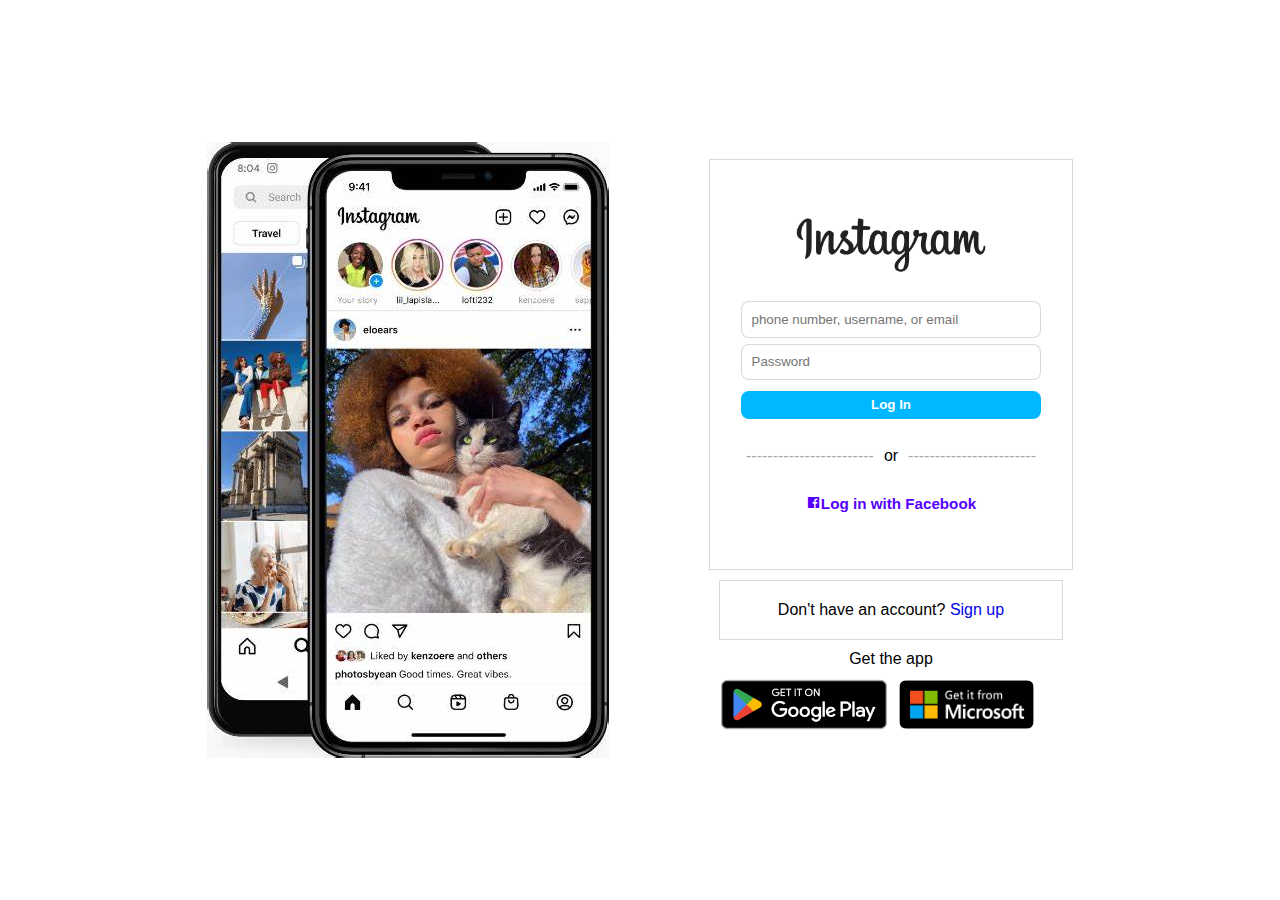
<file: lab2/instagram login form/index.html>
<!DOCTYPE html>
<html lang="en">

<head>
    <meta charset="UTF-8">
    <meta name="viewport" content="width=device-width, initial-scale=1.0">
    <link rel="stylesheet" href="style.css">
    <link href='https://unpkg.com/boxicons@2.1.4/css/boxicons.min.css' rel='stylesheet'>
    <title>Instagram Login - CodeWithJatin</title>
</head>

<body>
    <main>
        <img src="IG.jpeg" alt="" class="phoneImg">
        <div class="form-div">
            <form action="">
                <img class="instaLogo" src="instaLogo.png" alt="logo">
                <input type="text" class="input" placeholder="phone number, username, or email" required>
                <input type="password" class="input" required placeholder="Password">
                <button class="login-btn">Log In</button>
                <p id="or">or</p>
                <a href="#" class="fb-login"><i class='bx bxl-facebook-square'></i>Log in with Facebook</a>
            </form>
            <div class="sign-up">
                <p>Don't have an account? <a href="#" class="sign-link">Sign up</a></p>
            </div>
            <div class="get-app">
                <p>Get the app</p>
                <div class="store">
                    <img id="play" src="playStore.png" alt="">
                    <img id="microsoft" src="getMicrosoft.png" alt="">
                </div>
            </div>
        </div>
    </main>
</body>

</html>
</file>
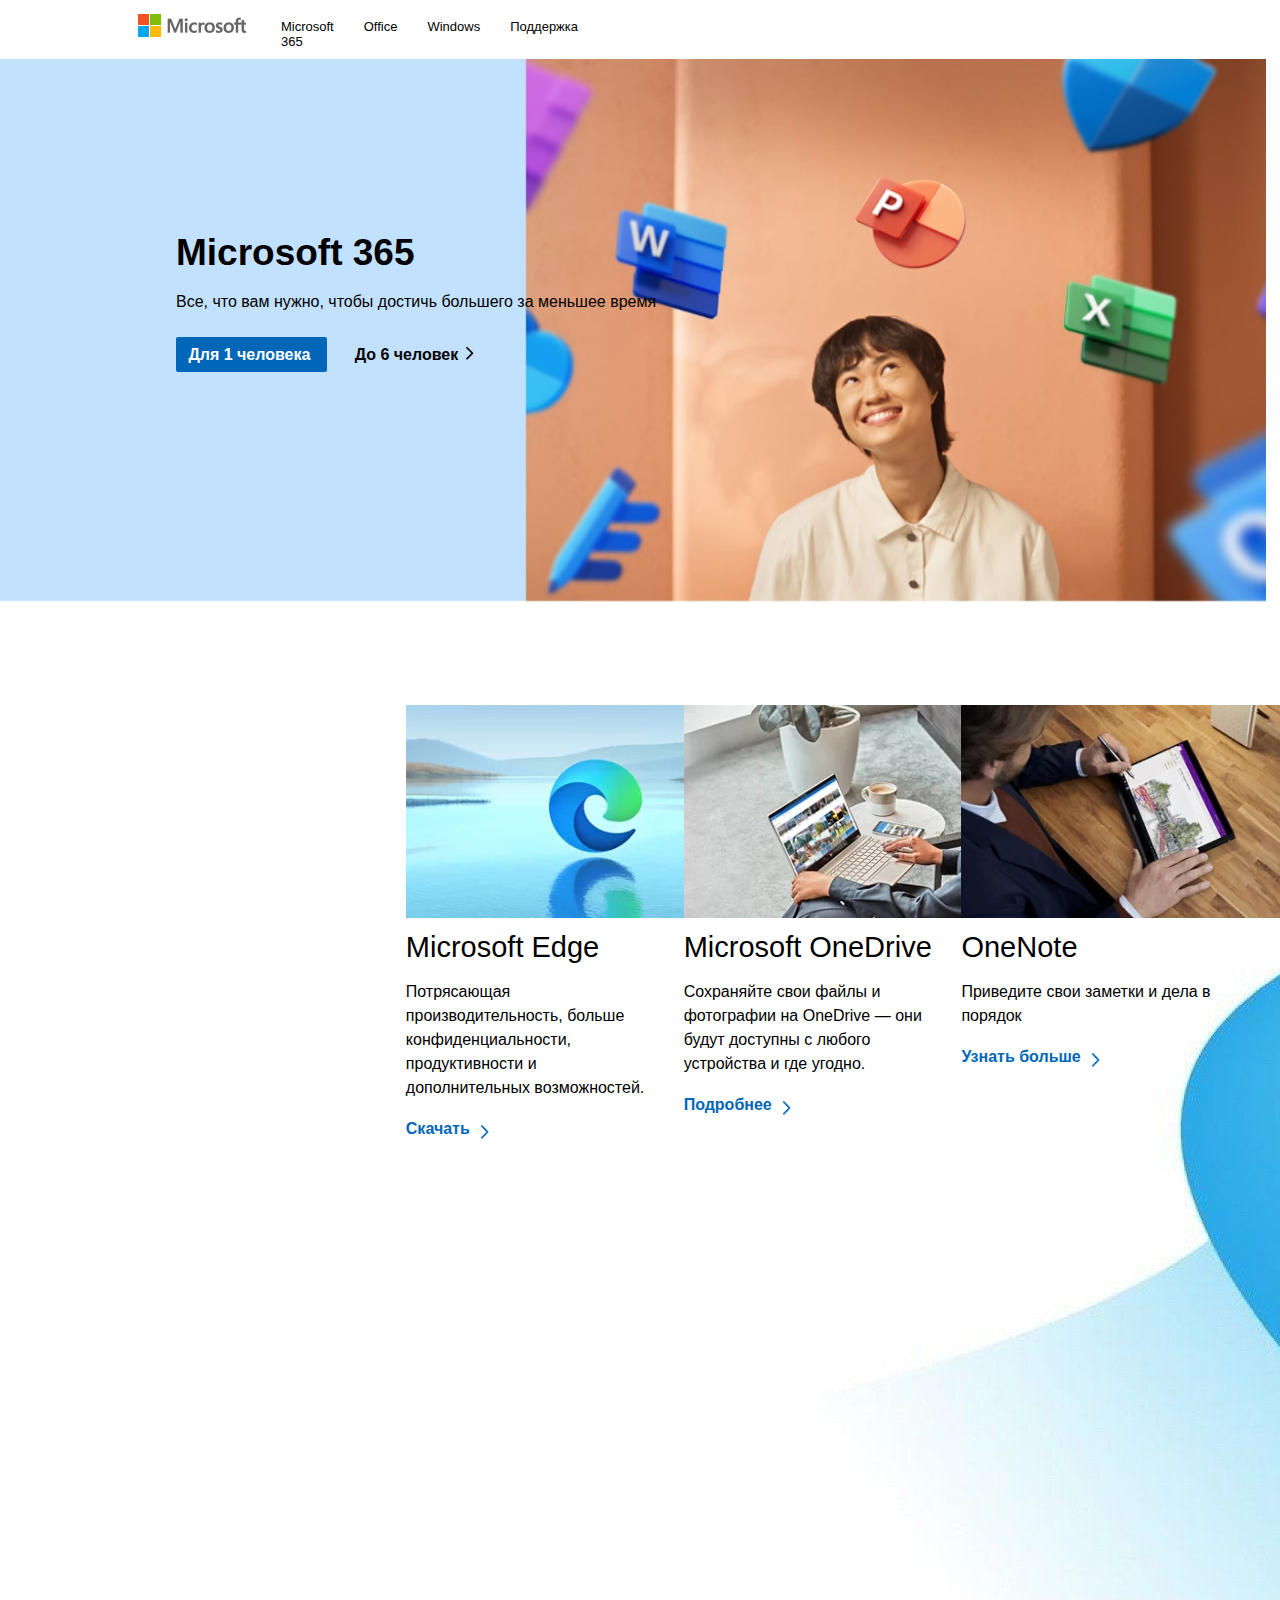
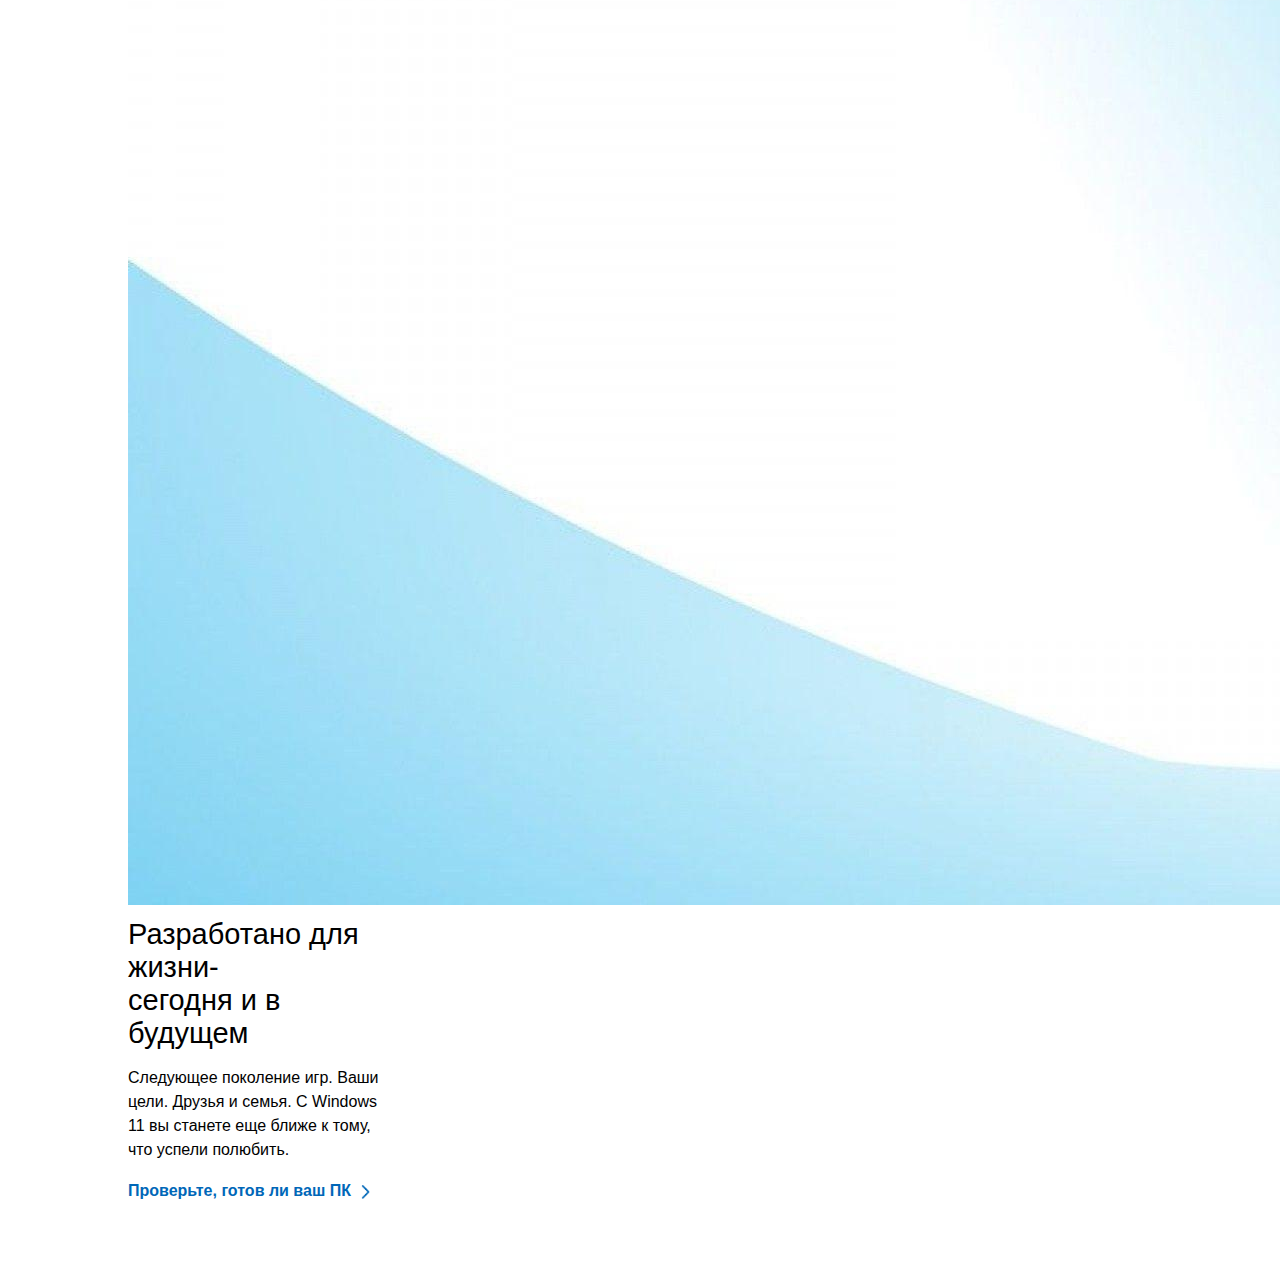
<file: lab2/microsoft homepage/index.html>
<!DOCTYPE html>
<html>
<head>
    <title>Microsoft</title>
    <link rel="SHORTCUT ICON" href="logotohead1.png">
    <link  rel="stylesheet" href="style.css"/>
</head>
<body>
    <div class="main">
        <div class="firstblock fdr">
            <div>
                <img src="logo4.png" class="fimg">
            </div>
            <div class="fbj fdr">
                <div style="cursor:pointer;">
                    Microsoft 365
                </div>
                <div class="fbjn">
                    Office
                </div>
                <div class="fbjn">
                    Windows
                </div>
                <div class="fbjn">
                    Поддержка
                </div>      
            </div>
            <div class="fdr secfb">
                <div class="fbr" >
                    <select class="product">
                        <option class="options">Продукция Майкрософт</option>
                    </select>
                </div>
                <div class="fdr fbr" style="cursor:pointer;">
                    <div >
                        Поиск
                    </div>
                    <div>
                        <img src="search.png" class="search">
                    </div>
                   
                </div>
                <div class="fbr" style="margin-left: 30px;">
                    Войти
                </div>
                <div>
                    <img src="user.png" class="user">
                </div>
            </div>


        </div>
        <div class="secondblock">
            <div>
                <img src="FIRST.avif" style="width: 99.5%;">
            </div>
            <div class="main insecbl">
                <div class="textonback"style="margin-top: -373px;">
                    Microsoft 365
                </div>
                <div class="textonbackjn">
                    Все, что вам нужно, чтобы достичь большего за меньшее время
                </div>
                <div style="margin-top:35px; flex-direction: row;">
                    <a class="links" style="background-color: #0067b8; color:white">
                        Для 1 человека
                    </a>
                    <a class="links rovno">
                        До 6 человек
                    </a>
                    
                    <img src="array.png" style="width: 9px; margin-left: -10px; ">
                </div>
            </div>
        </div>
        <div class="thirdblock">
            <div class="card">
                <div>
                    <img src="bb.jpg">
                </div>
                <div class="headers">
                    Разработано для жизни-<br>
                    сегодня и в будущем
                </div>
                <div class="afterhead">
                    Следующее поколение игр. Ваши цели. Друзья и семья. С Windows 11 вы станете еще ближе к тому, что успели полюбить.
                </div>
                <div class="fdr" style="margin-top:20px">
                    <a class="headlink">Проверьте, готов ли ваш  ПК </a>
                    <img src="arrayblue.png" style="width:  9px; height: 14px; margin-top:3px">
                </div>
            </div>
            <div class="card">
                <div>
                    <img src="card1.webp">
                </div>
                <div class="headers">
                   Microsoft Edge
                </div>
                <div class="afterhead">
                    Потрясающая производительность, больше конфиденциальности, продуктивности и дополнительных возможностей.
                </div>
                <div class="fdr" style="margin-top:20px">
                    <a class="headlink">Скачать </a>
                    <img src="arrayblue.png" style="width:  9px; height: 14px; margin-top:5px">
                </div>
            </div>
            <div class="card">
                <div>
                    <img src="card2.webp">
                </div>
                <div class="headers">
                    Microsoft OneDrive
                </div>
                <div class="afterhead">
                    Сохраняйте свои файлы и фотографии на OneDrive — они будут доступны с любого устройства и где угодно.
                </div>
                <div class="fdr" style="margin-top:20px">
                    <a class="headlink">Подробнее </a>
                    <img src="arrayblue.png" style="width:  9px; height: 14px; margin-top:5px">
                </div>
            </div>
            <div class="card">
                <div>
                    <img src="card3.webp">
                </div>
                <div class="headers">
                    OneNote
                </div>
                <div class="afterhead">
                   Приведите свои заметки и дела в порядок
                </div>
                <div class="fdr" style="margin-top:20px">
                    <a class="headlink">Узнать больше </a>
                    <img src="arrayblue.png" style="width: 9px; height: 14px; margin-top:5px">
                </div>
            </div>
        </div>
    </div>
    <div>
        <br><br><br><br>
    </div>
    
</body>
</html>
</file>
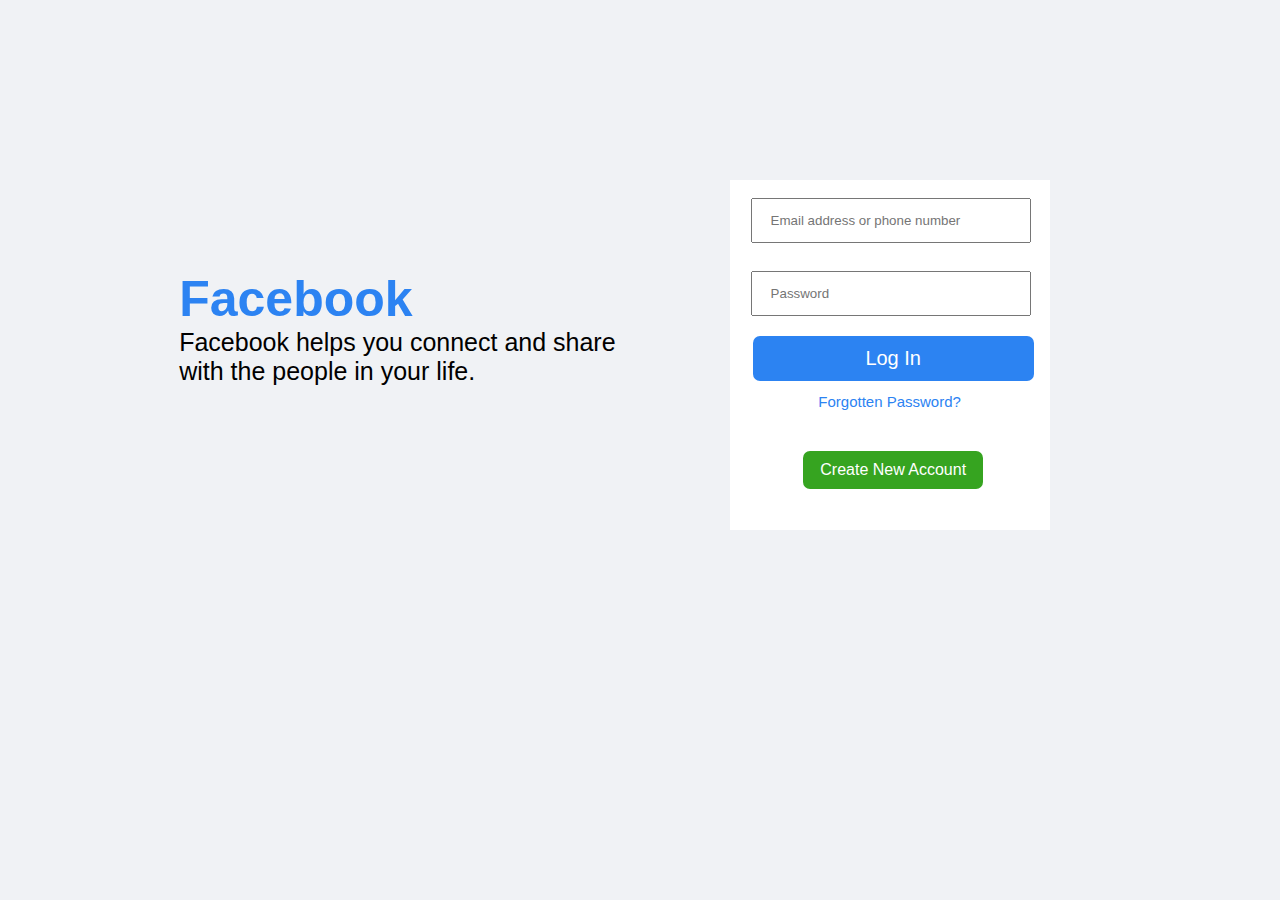
<file: lab2/facebook login form/facebook.html>
<!DOCTYPE html>
<html lang="en">
<head>
    <meta charset="UTF-8">
    <meta http-equiv="X-UA-Compatible" content="IE=edge">
    <meta name="viewport" content="width=device-width, initial-scale=1.0">
    <title>Facebook Login Form</title>
    <link rel="stylesheet" href="style.css">
</head>
<body>
    <div class="container">
        <h1>Facebook</h1>
        <p>Facebook helps you connect and share<br> with the people in your life.</p>
    </div>

    <header>
        <div class="box">
            <input type="email" name="email" id="email" placeholder="Email address or phone number"><br>
            <input type="password" name="password" id="password" placeholder="Password">
        </div>

        <div class="link">
           <a href="#">Log In</a>
        </div>

        <div class="link1">
            <a href="#">Forgotten Password?</a>
        </div>

        <div class="link2">
          <a href="#">Create New Account</a>
        </div>
    </header>
   
</body>
</html>
</file>
<file: lab2/instagram login form/style.css>
* {
    padding: 0;
    margin: 0;
    outline: 0;
    text-decoration: none;
}

body {
    background-color: #fff;
    font-family: 'Roboto', sans-serif;
}

main {
    display: flex;
    align-items: center;
    justify-content: center;
    gap: 100px;
    min-height: 100vh;
    margin: auto;
}

.form-div {
    display: flex;
    flex-direction: column;
}

.form-div form {
    display: flex;
    flex-direction: column;
    text-align: center;
    align-items: center;
    justify-content: center;
    padding: 3vh 2vw;
    border: 1px solid rgba(128, 128, 128, 0.3);
}

.form-div form .instaLogo {
    width: 200px;
    margin: 20px 0;
}

.form-div form .input {
    width: 90%;
    padding: .6rem;
    border-radius: 8px;
    border: 1px solid rgba(128, 128, 128, 0.3);
    margin: 3px;
}

.login-btn {
    width: 97%;
    padding: .4rem;
    font-weight: 700;
    background-color: rgb(1, 183, 255);
    border: none;
    border-radius: 8px;
    margin: 8px 0px;
    color: white;
}

#or {
    margin: 20px 0;
}

#or:before,
#or:after {
    content: '------------------------';
    color: rgba(128, 128, 128, 0.7);
    margin: 0 10px;
}

.fb-login {
    font-weight: 700;
    font-size: 95%;
    color: rgb(85, 0, 255);
    margin-bottom: 30px;
    margin-top: 10px;
}

.sign-up {
    text-align: center;
    border: 1px solid rgba(128, 128, 128, 0.3);
    padding: 20px;
    margin: 10px;
}

.get-app {
    display: flex;
    flex-direction: column;
    text-align: center;
}

.store {
    display: flex;
    align-items: center;
}

#play {
    width: 190px;
}

#microsoft {
    width: 135px;
    border-radius: 8px;
}
</file>
<file: lab2/microsoft homepage/style.css>
body{
    font-family: 'Segoe UI',SegoeUI,"Helvetica Neue",Helvetica,Arial,sans-serif;
    font-size: 13px;
}

.main{
    display: flex;
    flex-direction: column;
}

.fdr{
    display: flex;
    flex-direction: row;
}

.firstblock{
    
    margin-left: 130px;
    margin-top: 6px;
}
.fimg{
   width: 108px; 
   cursor:pointer;
}
.fbj{
    margin-left: 35px;

    margin-top: 5px;
}
.fbjn{
    margin-left: 30px;
    cursor:pointer;
    
}
.fbr{
    margin-left: 15px;
}
.search{
    width: 16px;
    margin-top:2px;
    margin-left: 4px;
}
.secfb{
    margin-top: 5px;
    margin-left:750px;
}
.product{
    border: none;
}
.options{
    font-weight: 10px;
}
.user{
    width: 35px;
    margin-top: -8px;
    margin-left: 8px;
}
.secondblock{
    margin-left: -8px;
    margin-top: 10px;
   display:block;
}
.insecbl{
    margin-left: 176px;
}
.textonback{
    font-size: 2.3125rem;
    font-weight: 600;
}
.textonbackjn{
    margin-top:19px;
    font-size:16px;
}
.links{
    font-weight: 600;
    border: .125rem solid transparent;
    position: relative;
    border-radius: .125rem;
    background-color: inherit;
    color: inherit;
    text-decoration: none;
    padding: .450rem .65rem;
    font-size: 1rem;
    line-height: 1;
    cursor: pointer;
    
}
.rovno{
    margin-left: 15px;
}
.thirdblock{
    display: flex;
    flex-direction: row;
    margin-top:100px;
    margin-left:120px;
    
}
.card{
    position: relative;
    display: flex;
    flex-direction: column;
    flex: 1 1 auto;
    min-width: 1px;
    word-wrap: break-word;
    background-clip: border-box;
    margin-right:25px;
    max-width: 22.1%;
}
.headers{
    font-size: 1.8125rem;
    margin-bottom: 1rem;
    font-weight: 500;
    margin-top: 10px;
}
.afterhead{
    font-size: 1rem;
    font-weight: 400;
    line-height: 1.5;
}
.headlink{
    color: #0067b8;
    position: relative;
    text-decoration: none;
    display: inline-block;
    font-weight: 600;
    cursor: pointer;
    padding-right: 0.65em;
    font-size: 1rem;
}
</file>
<file: lab2/facebook login form/style.css>
*{
    margin: 0;
    padding: 0;
}

body{
    background-color: #F0F2F5;
    font-family: 'Roboto', sans-serif;
}

.container{
    position: absolute;
    top: 30%;
    left: 14%;
    font-size: 25px;
}

.container h1{
    color: #2C83F2;
}

header{
    width: 320px;
    height: 350px;
    position: absolute;
    top: 20%;
    left: 57%;
    background-color: white;
}

.box input{
    width: 75%;
    margin: 10px;
    margin-top: 18px;
    margin-left: 21px;
    padding: 13px 18px;
}

.link{
    width: 81%;
    text-align: center;
    background-color: #2C83f2;
    margin-top: 10px;
    margin-left: 23px;
    padding: 11px;
    border-radius: 7px;
}

.link a{
    color: white;
    text-decoration: none;
    font-size: 20px;
}

.link1 {
    text-align: center;
    margin-top: 12px;
}

.link1 a{
    text-decoration: none;
    color: #2C83f2;
    font-size: 15px;
}

.link2{
    width: 50%;
    margin: 23%;
    text-align: center;
    margin-top: 40px;
    background-color: #36A420;
    padding: 10px;
    border-radius: 7px;
}

.link2 a{
    text-decoration: none;
    color: white;
    
}
</file>
